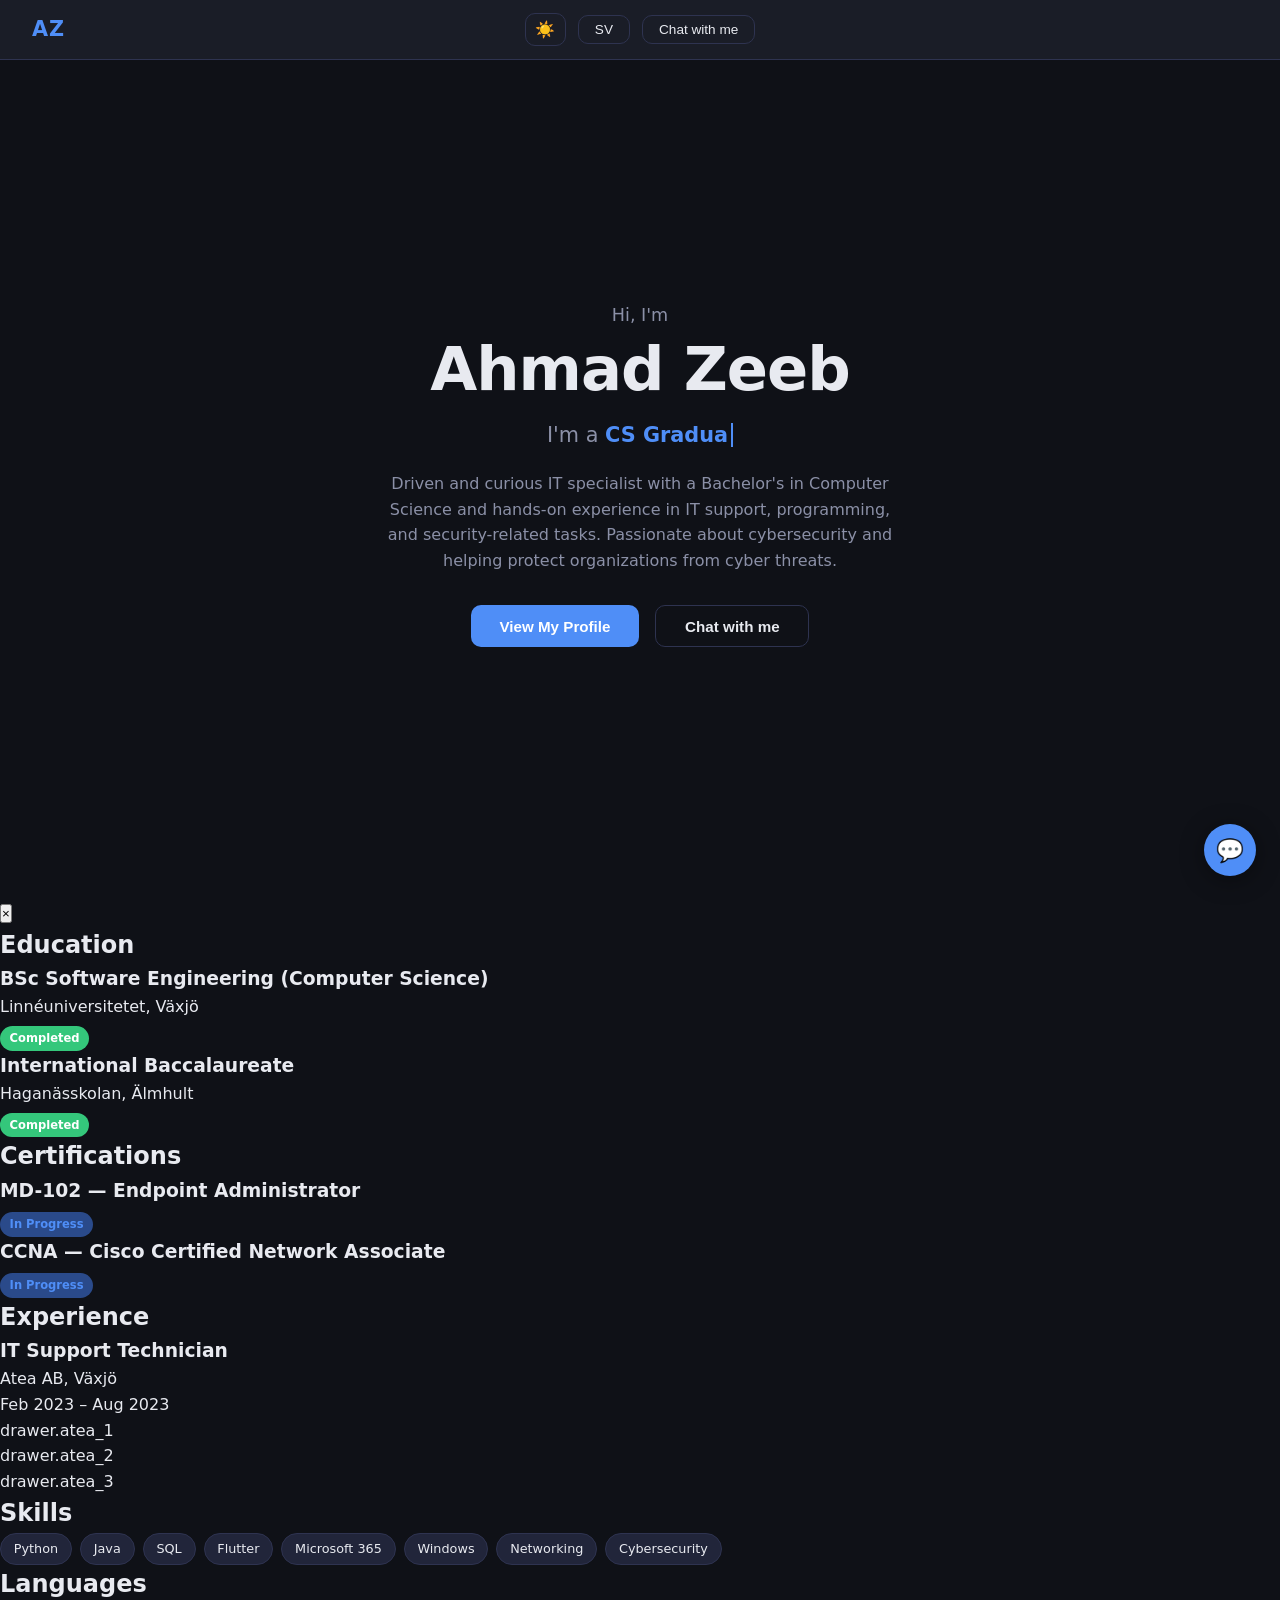
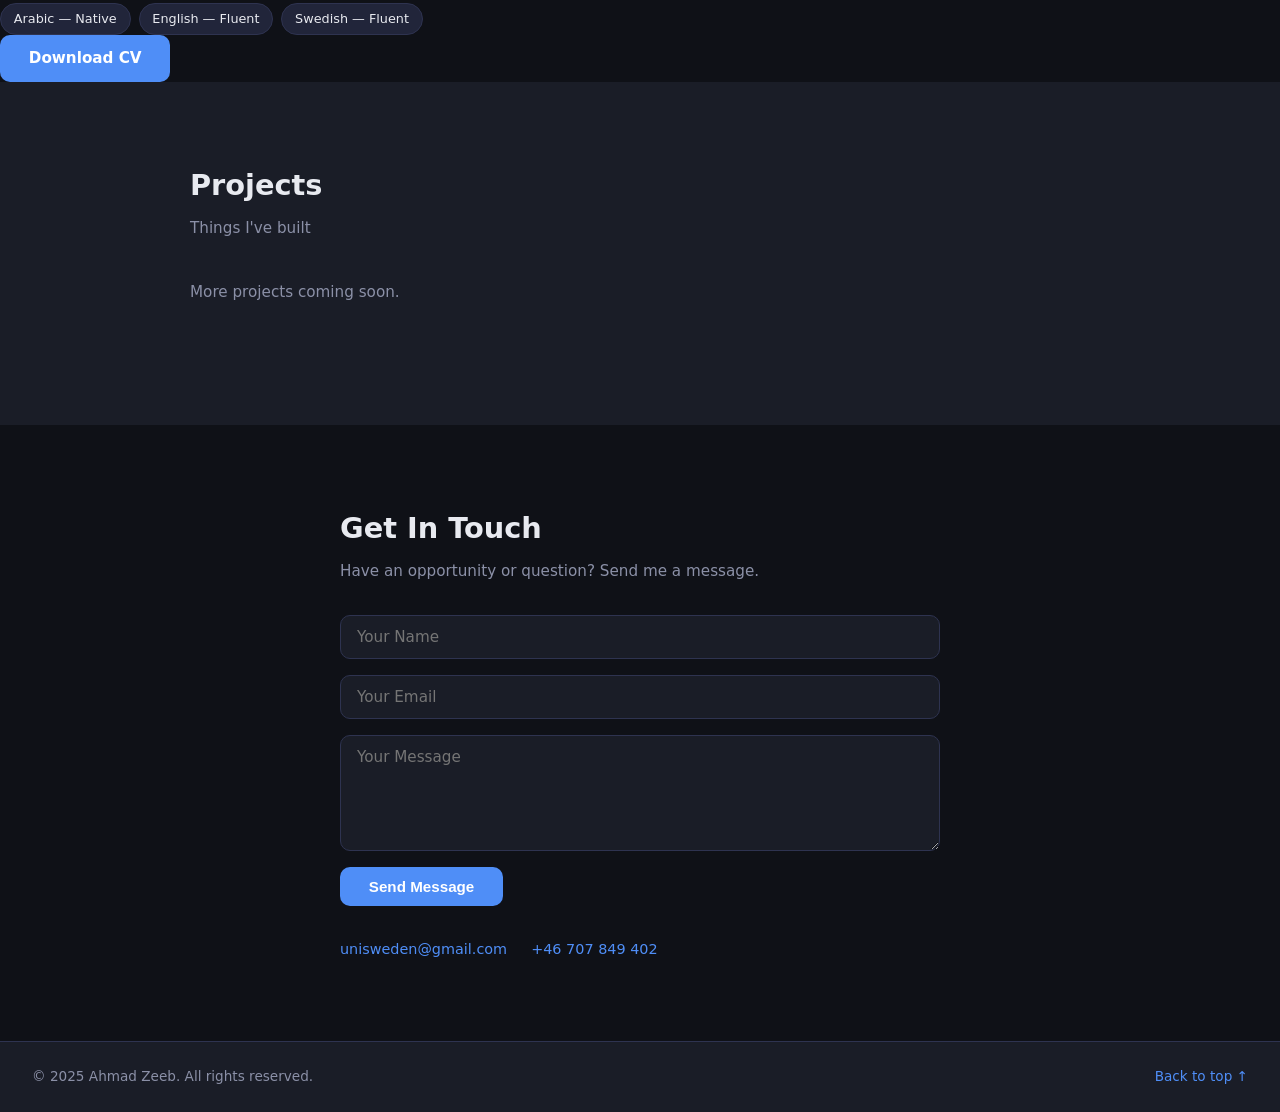
<file: index.html>
<!DOCTYPE html>
<html lang="en">
  <head>
    <meta charset="UTF-8" />
    <meta name="viewport" content="width=device-width, initial-scale=1.0" />
    <title>Ahmad Zeeb — Portfolio</title>

    <!-- CSS -->
    <link rel="stylesheet" href="css/main.css" />
    <link rel="stylesheet" href="css/animations.css" />
    <link rel="stylesheet" href="css/responsive.css" />
  </head>

  <body>

    <!-- ===== NAVBAR ===== -->
    <nav id="navbar">
      <div class="nav-logo">AZ</div>
      <div class="nav-actions">
        <button id="theme-toggle" aria-label="Toggle theme">☀️</button>
        <button id="lang-toggle" aria-label="Switch language">SV</button>
        <button id="chat-toggle" aria-label="Open chat" data-i18n="nav.chat">Chat with me</button>
      </div>
    </nav>

    <!-- ===== HERO ===== -->
    <section id="hero">
      <div class="hero-content">
        <p class="hero-greeting" data-i18n="hero.greeting">Hi, I'm</p>
        <h1 class="hero-name">Ahmad Zeeb</h1>
        <p class="hero-tagline">
          <span data-i18n="hero.tagline_prefix">I'm a</span>
          <span id="typed-text"></span>
        </p>
        <p class="hero-bio" data-i18n="hero.bio">
          IT specialist with a Bachelor's in Computer Science, passionate about
          cybersecurity and building reliable systems.
        </p>
        <div class="hero-buttons">
          <button class="btn-primary" id="open-drawer" data-i18n="hero.cta_profile">
            View My Profile
          </button>
          <button class="btn-secondary" id="open-chat" data-i18n="hero.cta_chat">
            Chat with me
          </button>
        </div>
      </div>
    </section>

    <!-- ===== SIDE DRAWER ===== -->
    <div id="drawer-overlay"></div>
    <aside id="side-drawer">
      <button id="close-drawer" aria-label="Close drawer">&times;</button>

      <div class="drawer-section">
        <h2 data-i18n="drawer.education">Education</h2>
        <div class="drawer-card">
          <h3>BSc Software Engineering (Computer Science)</h3>
          <p>Linnéuniversitetet, Växjö</p>
          <span class="tag" data-i18n="drawer.completed">Completed</span>
        </div>
        <div class="drawer-card">
          <h3>International Baccalaureate</h3>
          <p>Haganässkolan, Älmhult</p>
          <span class="tag" data-i18n="drawer.completed">Completed</span>
        </div>
      </div>

      <div class="drawer-section">
        <h2 data-i18n="drawer.certifications">Certifications</h2>
        <div class="drawer-card">
          <h3>MD-102 — Endpoint Administrator</h3>
          <span class="tag tag-progress" data-i18n="drawer.in_progress">In Progress</span>
        </div>
        <div class="drawer-card">
          <h3>CCNA — Cisco Certified Network Associate</h3>
          <span class="tag tag-progress" data-i18n="drawer.in_progress">In Progress</span>
        </div>
      </div>

      <div class="drawer-section">
        <h2 data-i18n="drawer.experience">Experience</h2>
        <div class="drawer-card">
          <h3>IT Support Technician</h3>
          <p>Atea AB, Växjö</p>
          <p class="date">Feb 2023 – Aug 2023</p>
          <ul>
            <li data-i18n="drawer.atea_1">Windows installations and factory resets</li>
            <li data-i18n="drawer.atea_2">IT equipment preparation and maintenance</li>
            <li data-i18n="drawer.atea_3">End-user support with high service quality</li>
          </ul>
        </div>
      </div>

      <div class="drawer-section">
        <h2 data-i18n="drawer.skills">Skills</h2>
        <div class="skills-grid">
          <span class="skill-tag">Python</span>
          <span class="skill-tag">Java</span>
          <span class="skill-tag">SQL</span>
          <span class="skill-tag">Flutter</span>
          <span class="skill-tag">Microsoft 365</span>
          <span class="skill-tag">Windows</span>
          <span class="skill-tag">Networking</span>
          <span class="skill-tag">Cybersecurity</span>
        </div>
      </div>

      <div class="drawer-section">
        <h2 data-i18n="drawer.languages">Languages</h2>
        <div class="skills-grid">
          <span class="skill-tag">Arabic — Native</span>
          <span class="skill-tag">English — Fluent</span>
          <span class="skill-tag">Swedish — Fluent</span>
        </div>
      </div>

      <div class="drawer-footer">
        <a href="assets/cv-ahmad-zeeb.pdf" download class="btn-primary" data-i18n="drawer.download_cv">
          Download CV
        </a>
      </div>
    </aside>

    <!-- ===== CHATBOT ===== -->
    <div id="chatbot-widget">
      <div id="chat-window">
        <div id="chat-header">
          <span data-i18n="chat.title">Ask me about Ahmad</span>
          <button id="close-chat" aria-label="Close chat">&times;</button>
        </div>
        <div id="chat-messages"></div>
        <div id="chat-input-area">
          <input
            type="text"
            id="chat-input"
            placeholder="Ask something..."
            data-i18n-placeholder="chat.placeholder"
          />
          <button id="chat-send" aria-label="Send">&#9658;</button>
        </div>
      </div>
      <button id="chat-fab" aria-label="Toggle chat">💬</button>
    </div>

    <!-- ===== PROJECTS ===== -->
    <section id="projects">
      <div class="section-container">
        <h2 class="section-title" data-i18n="projects.title">Projects</h2>
        <p class="section-subtitle" data-i18n="projects.subtitle">Things I've built</p>
        <div class="projects-grid">
          <!-- Project cards will be added here -->
          <p class="section-subtitle" data-i18n="projects.coming_soon">More projects coming soon.</p>
        </div>
      </div>
    </section>

    <!-- ===== CONTACT ===== -->
    <section id="contact">
      <div class="section-container">
        <h2 data-i18n="contact.title">Get In Touch</h2>
        <p data-i18n="contact.subtitle">
          Have an opportunity or question? Send me a message.
        </p>
        <form id="contact-form">
          <input type="text" name="name" required
            placeholder="Your Name"
            data-i18n-placeholder="contact.name" />
          <input type="email" name="email" required
            placeholder="Your Email"
            data-i18n-placeholder="contact.email" />
          <textarea name="message" rows="5" required
            placeholder="Your Message"
            data-i18n-placeholder="contact.message"></textarea>
          <button type="submit" class="btn-primary" data-i18n="contact.send">
            Send Message
          </button>
        </form>
        <div class="contact-links">
          <a href="mailto:unisweden@gmail.com">unisweden@gmail.com</a>
          <a href="tel:+46707849402">+46 707 849 402</a>
        </div>
      </div>
    </section>

    <!-- ===== FOOTER ===== -->
    <footer id="footer">
      <p data-i18n="footer.copy">&copy; 2025 Ahmad Zeeb. All rights reserved.</p>
      <a href="#hero" id="back-to-top" data-i18n="footer.back_top">Back to top ↑</a>
    </footer>

    <!-- JS -->
    <script src="data/translations.js"></script>
    <script src="js/i18n.js"></script>
    <script src="js/chatbot.js"></script>
    <script src="js/contact.js"></script>
    <script src="js/main.js"></script>
  </body>
</html>
</file>
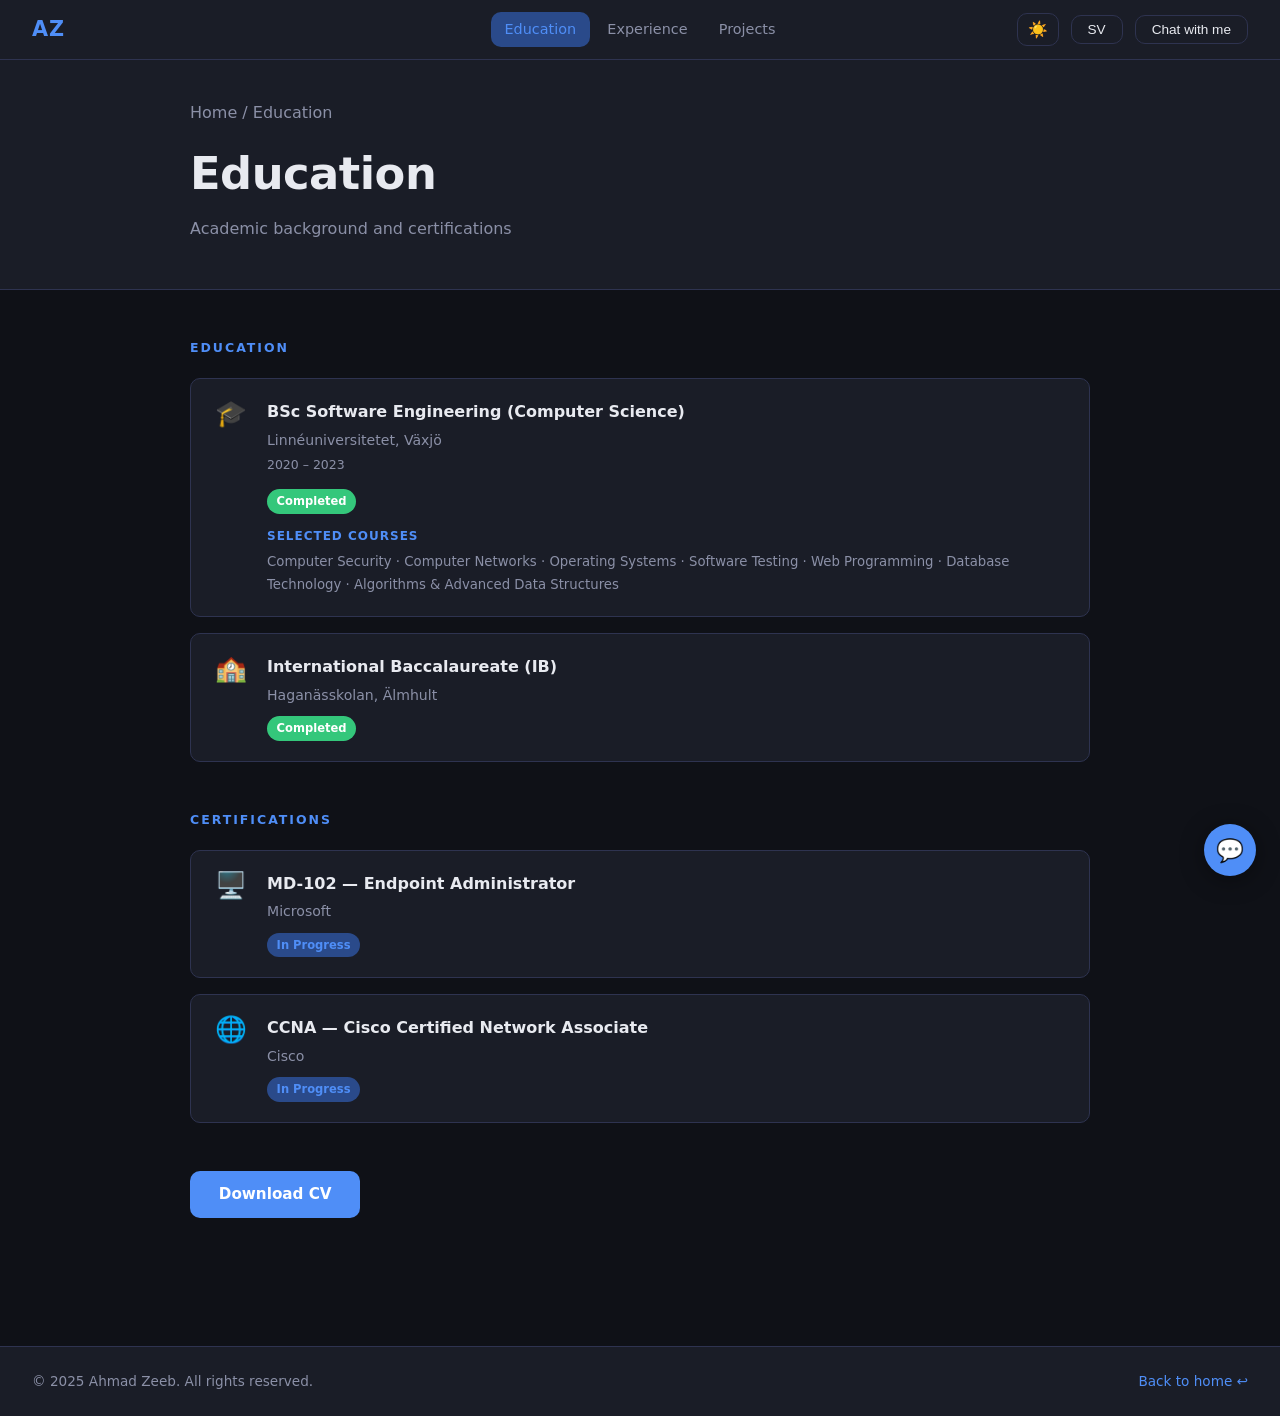
<file: education.html>
<!DOCTYPE html>
<html lang="en">
  <head>
    <meta charset="UTF-8" />
    <meta name="viewport" content="width=device-width, initial-scale=1.0" />
    <title>Education — Ahmad Zeeb</title>
    <link rel="stylesheet" href="css/main.css" />
    <link rel="stylesheet" href="css/animations.css" />
    <link rel="stylesheet" href="css/responsive.css" />
  </head>

  <body>

    <!-- ===== NAVBAR ===== -->
    <nav id="navbar">
      <a class="nav-logo" href="index.html">AZ</a>
      <div class="nav-links">
        <a href="education.html"  class="nav-active" data-i18n="nav.education">Education</a>
        <a href="experience.html" data-i18n="nav.experience">Experience</a>
        <a href="projects.html"   data-i18n="nav.projects">Projects</a>
      </div>
      <div class="nav-actions">
        <button id="theme-toggle" aria-label="Toggle theme">☀️</button>
        <button id="lang-toggle"  aria-label="Switch language">SV</button>
        <button id="chat-toggle"  aria-label="Open chat" data-i18n="nav.chat">Chat with me</button>
      </div>
    </nav>

    <!-- ===== PAGE HEADER ===== -->
    <section class="page-header">
      <div class="page-header-content">
        <p class="page-breadcrumb"><a href="index.html">Home</a> / <span data-i18n="nav.education">Education</span></p>
        <h1 data-i18n="nav.education">Education</h1>
        <p data-i18n="edu.subtitle">Academic background and certifications</p>
      </div>
    </section>

    <!-- ===== CONTENT ===== -->
    <main class="page-main">
      <div class="section-container">

        <!-- Degrees -->
        <section class="content-section reveal">
          <h2 class="content-section-title" data-i18n="drawer.education">Education</h2>

          <div class="info-card">
            <div class="info-card-icon">🎓</div>
            <div class="info-card-body">
              <h3>BSc Software Engineering (Computer Science)</h3>
              <p class="info-card-place">Linnéuniversitetet, Växjö</p>
              <p class="info-card-date">2020 – 2023</p>
              <span class="tag" data-i18n="drawer.completed">Completed</span>
              <p class="info-card-courses-label" data-i18n="edu.courses_label">Selected courses</p>
              <p class="info-card-courses" data-i18n="edu.courses">Computer Security · Computer Networks · Operating Systems · Software Testing · Web Programming · Database Technology · Algorithms & Advanced Data Structures</p>
            </div>
          </div>

          <div class="info-card reveal">
            <div class="info-card-icon">🏫</div>
            <div class="info-card-body">
              <h3>International Baccalaureate (IB)</h3>
              <p class="info-card-place">Haganässkolan, Älmhult</p>
              <span class="tag" data-i18n="drawer.completed">Completed</span>
            </div>
          </div>
        </section>

        <!-- Certifications -->
        <section class="content-section reveal">
          <h2 class="content-section-title" data-i18n="drawer.certifications">Certifications</h2>

          <div class="info-card">
            <div class="info-card-icon">🖥️</div>
            <div class="info-card-body">
              <h3>MD-102 — Endpoint Administrator</h3>
              <p class="info-card-place">Microsoft</p>
              <span class="tag tag-progress" data-i18n="drawer.in_progress">In Progress</span>
            </div>
          </div>

          <div class="info-card reveal">
            <div class="info-card-icon">🌐</div>
            <div class="info-card-body">
              <h3>CCNA — Cisco Certified Network Associate</h3>
              <p class="info-card-place">Cisco</p>
              <span class="tag tag-progress" data-i18n="drawer.in_progress">In Progress</span>
            </div>
          </div>
        </section>

        <!-- CV download -->
        <section class="content-section reveal">
          <a href="assets/cv-ahmad-zeeb.pdf" download class="btn-primary" data-i18n="drawer.download_cv">Download CV</a>
        </section>

      </div>
    </main>

    <!-- ===== FOOTER ===== -->
    <footer id="footer">
      <p data-i18n="footer.copy">&copy; 2025 Ahmad Zeeb. All rights reserved.</p>
      <a href="index.html" id="back-to-top" data-i18n="footer.back_home">Back to home ↩</a>
    </footer>

    <!-- ===== CHATBOT ===== -->
    <div id="chatbot-widget">
      <div id="chat-window">
        <div id="chat-header">
          <span data-i18n="chat.title">Ask me about Ahmad</span>
          <button id="close-chat" aria-label="Close chat">&times;</button>
        </div>
        <div id="chat-messages"></div>
        <div id="chat-input-area">
          <input type="text" id="chat-input" placeholder="Ask something..." data-i18n-placeholder="chat.placeholder" />
          <button id="chat-send" aria-label="Send">&#9658;</button>
        </div>
      </div>
      <button id="chat-fab" aria-label="Toggle chat">💬</button>
    </div>

    <!-- JS -->
    <script src="data/translations.js"></script>
    <script src="js/i18n.js"></script>
    <script src="js/chatbot.js"></script>
    <script src="js/main.js"></script>
  </body>
</html>
</file>
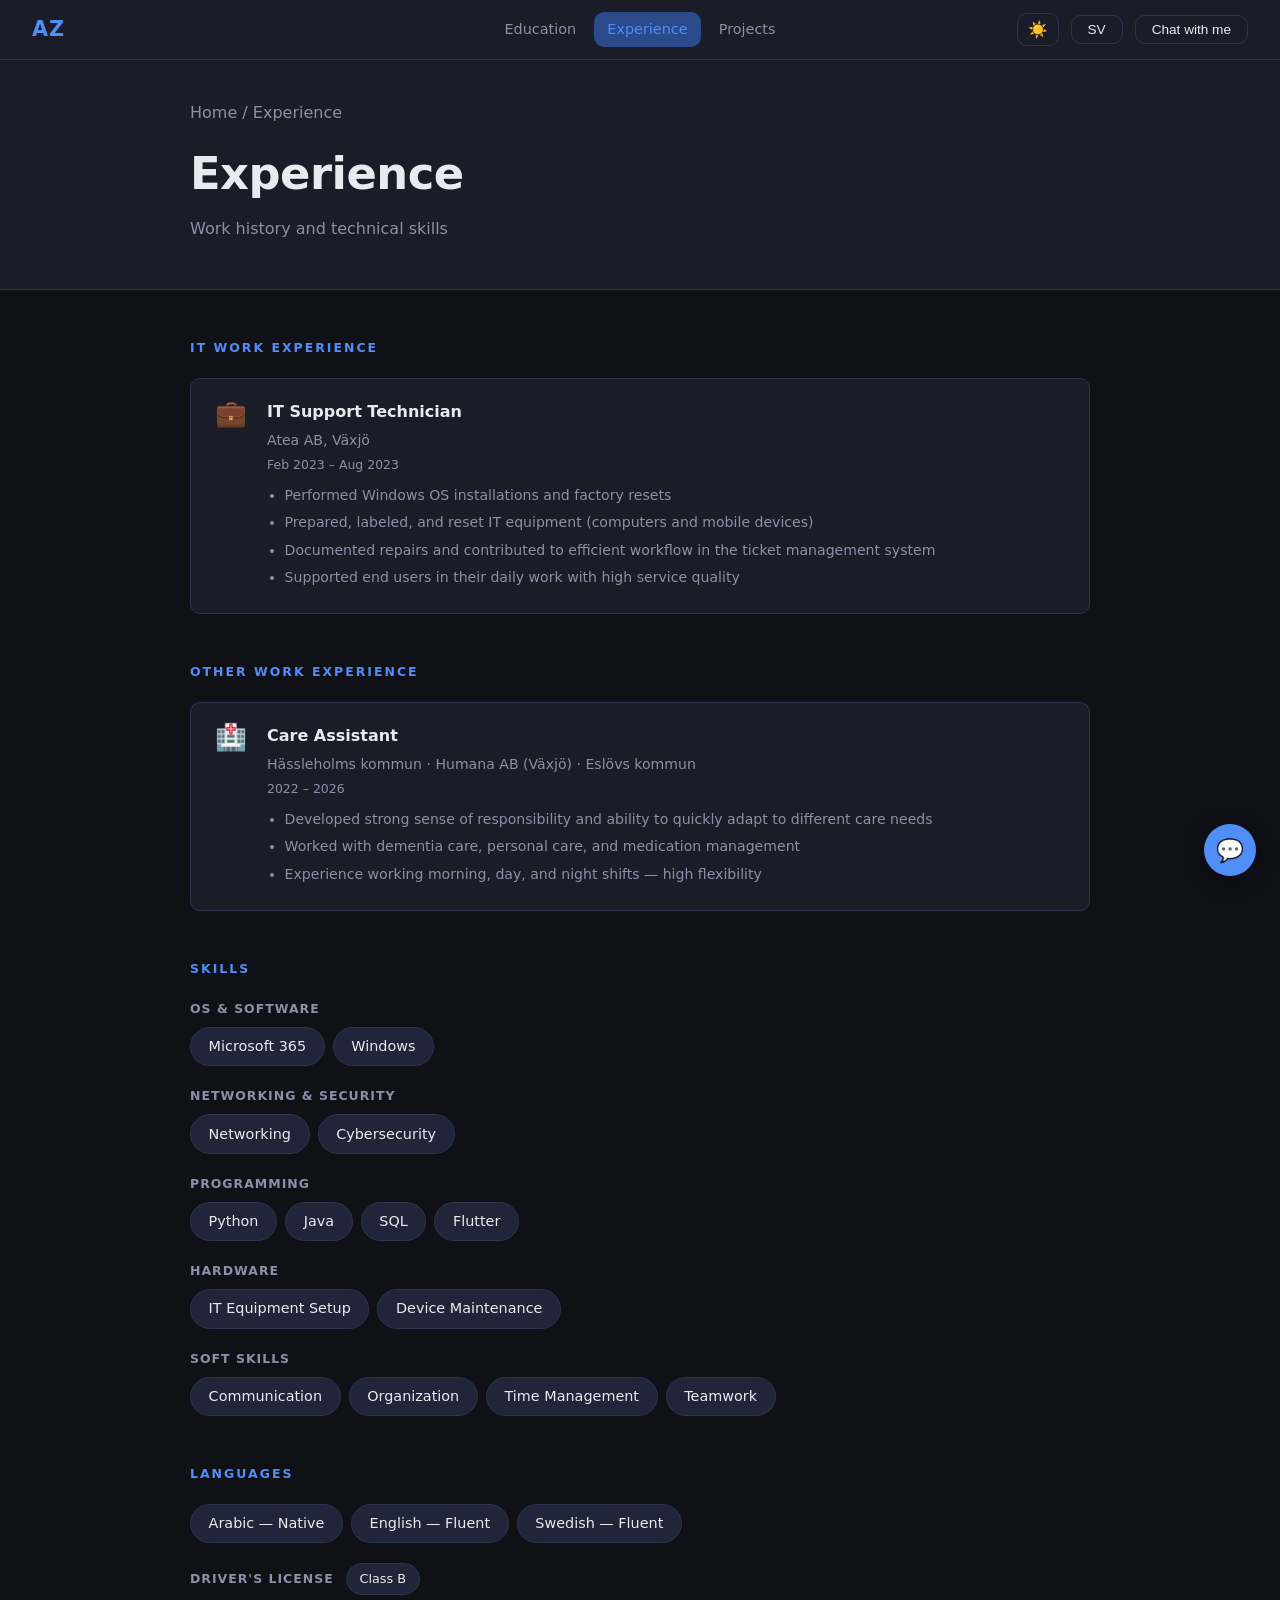
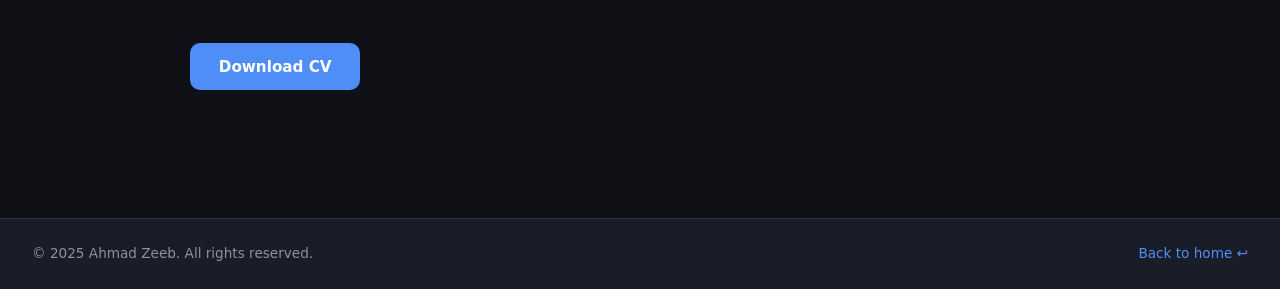
<file: experience.html>
<!DOCTYPE html>
<html lang="en">
  <head>
    <meta charset="UTF-8" />
    <meta name="viewport" content="width=device-width, initial-scale=1.0" />
    <title>Experience — Ahmad Zeeb</title>
    <link rel="stylesheet" href="css/main.css" />
    <link rel="stylesheet" href="css/animations.css" />
    <link rel="stylesheet" href="css/responsive.css" />
  </head>

  <body>

    <!-- ===== NAVBAR ===== -->
    <nav id="navbar">
      <a class="nav-logo" href="index.html">AZ</a>
      <div class="nav-links">
        <a href="education.html"  data-i18n="nav.education">Education</a>
        <a href="experience.html" class="nav-active" data-i18n="nav.experience">Experience</a>
        <a href="projects.html"   data-i18n="nav.projects">Projects</a>
      </div>
      <div class="nav-actions">
        <button id="theme-toggle" aria-label="Toggle theme">☀️</button>
        <button id="lang-toggle"  aria-label="Switch language">SV</button>
        <button id="chat-toggle"  aria-label="Open chat" data-i18n="nav.chat">Chat with me</button>
      </div>
    </nav>

    <!-- ===== PAGE HEADER ===== -->
    <section class="page-header">
      <div class="page-header-content">
        <p class="page-breadcrumb"><a href="index.html">Home</a> / <span data-i18n="nav.experience">Experience</span></p>
        <h1 data-i18n="nav.experience">Experience</h1>
        <p data-i18n="exp.subtitle">Work history and technical skills</p>
      </div>
    </section>

    <!-- ===== CONTENT ===== -->
    <main class="page-main">
      <div class="section-container">

        <!-- IT Experience -->
        <section class="content-section reveal">
          <h2 class="content-section-title" data-i18n="exp.it_title">IT Work Experience</h2>

          <div class="info-card">
            <div class="info-card-icon">💼</div>
            <div class="info-card-body">
              <h3 data-i18n="atea.title">IT Support Technician</h3>
              <p class="info-card-place" data-i18n="atea.place">Atea AB, Växjö</p>
              <p class="info-card-date" data-i18n="atea.date">Feb 2023 – Aug 2023</p>
              <ul class="info-card-list">
                <li data-i18n="atea.1">Performed Windows OS installations and factory resets</li>
                <li data-i18n="atea.2">Prepared, labeled, and reset IT equipment (computers and mobile devices)</li>
                <li data-i18n="atea.3">Documented repairs and contributed to efficient workflow in the ticket management system</li>
                <li data-i18n="atea.4">Supported end users in their daily work with high service quality</li>
              </ul>
            </div>
          </div>
        </section>

        <!-- Other Experience -->
        <section class="content-section reveal">
          <h2 class="content-section-title" data-i18n="exp.other_title">Other Work Experience</h2>

          <div class="info-card">
            <div class="info-card-icon">🏥</div>
            <div class="info-card-body">
              <h3 data-i18n="care.title">Care Assistant</h3>
              <p class="info-card-place" data-i18n="care.place">Hässleholms kommun · Humana AB (Växjö) · Eslövs kommun</p>
              <p class="info-card-date" data-i18n="care.date">2022 – 2026</p>
              <ul class="info-card-list">
                <li data-i18n="care.1">Developed strong sense of responsibility and ability to quickly adapt to different care needs</li>
                <li data-i18n="care.2">Worked with dementia care, personal care, and medication management</li>
                <li data-i18n="care.3">Experience working morning, day, and night shifts — high flexibility</li>
              </ul>
            </div>
          </div>
        </section>

        <!-- Skills -->
        <section class="content-section reveal">
          <h2 class="content-section-title" data-i18n="drawer.skills">Skills</h2>

          <div class="skill-category">
            <p class="skill-category-label" data-i18n="exp.skills_os">OS & Software</p>
            <div class="skills-grid large">
              <span class="skill-tag">Microsoft 365</span>
              <span class="skill-tag">Windows</span>
            </div>
          </div>

          <div class="skill-category">
            <p class="skill-category-label" data-i18n="exp.skills_net">Networking & Security</p>
            <div class="skills-grid large">
              <span class="skill-tag">Networking</span>
              <span class="skill-tag">Cybersecurity</span>
            </div>
          </div>

          <div class="skill-category">
            <p class="skill-category-label" data-i18n="exp.skills_prog">Programming</p>
            <div class="skills-grid large">
              <span class="skill-tag">Python</span>
              <span class="skill-tag">Java</span>
              <span class="skill-tag">SQL</span>
              <span class="skill-tag">Flutter</span>
            </div>
          </div>

          <div class="skill-category">
            <p class="skill-category-label" data-i18n="exp.skills_hw">Hardware</p>
            <div class="skills-grid large">
              <span class="skill-tag">IT Equipment Setup</span>
              <span class="skill-tag">Device Maintenance</span>
            </div>
          </div>

          <div class="skill-category">
            <p class="skill-category-label" data-i18n="exp.skills_soft">Soft Skills</p>
            <div class="skills-grid large">
              <span class="skill-tag">Communication</span>
              <span class="skill-tag">Organization</span>
              <span class="skill-tag">Time Management</span>
              <span class="skill-tag">Teamwork</span>
            </div>
          </div>
        </section>

        <!-- Languages & License -->
        <section class="content-section reveal">
          <h2 class="content-section-title" data-i18n="drawer.languages">Languages</h2>
          <div class="skills-grid large">
            <span class="skill-tag">Arabic — Native</span>
            <span class="skill-tag">English — Fluent</span>
            <span class="skill-tag">Swedish — Fluent</span>
          </div>

          <div class="license-row">
            <span class="license-label" data-i18n="exp.license">Driver's License</span>
            <span class="skill-tag" data-i18n="exp.license_b">Class B</span>
          </div>
        </section>

        <!-- CV -->
        <section class="content-section reveal">
          <a href="assets/cv-ahmad-zeeb.pdf" download class="btn-primary" data-i18n="drawer.download_cv">Download CV</a>
        </section>

      </div>
    </main>

    <!-- ===== FOOTER ===== -->
    <footer id="footer">
      <p data-i18n="footer.copy">&copy; 2025 Ahmad Zeeb. All rights reserved.</p>
      <a href="index.html" id="back-to-top" data-i18n="footer.back_home">Back to home ↩</a>
    </footer>

    <!-- ===== CHATBOT ===== -->
    <div id="chatbot-widget">
      <div id="chat-window">
        <div id="chat-header">
          <span data-i18n="chat.title">Ask me about Ahmad</span>
          <button id="close-chat" aria-label="Close chat">&times;</button>
        </div>
        <div id="chat-messages"></div>
        <div id="chat-input-area">
          <input type="text" id="chat-input" placeholder="Ask something..." data-i18n-placeholder="chat.placeholder" />
          <button id="chat-send" aria-label="Send">&#9658;</button>
        </div>
      </div>
      <button id="chat-fab" aria-label="Toggle chat">💬</button>
    </div>

    <!-- JS -->
    <script src="data/translations.js"></script>
    <script src="js/i18n.js"></script>
    <script src="js/chatbot.js"></script>
    <script src="js/main.js"></script>
  </body>
</html>
</file>
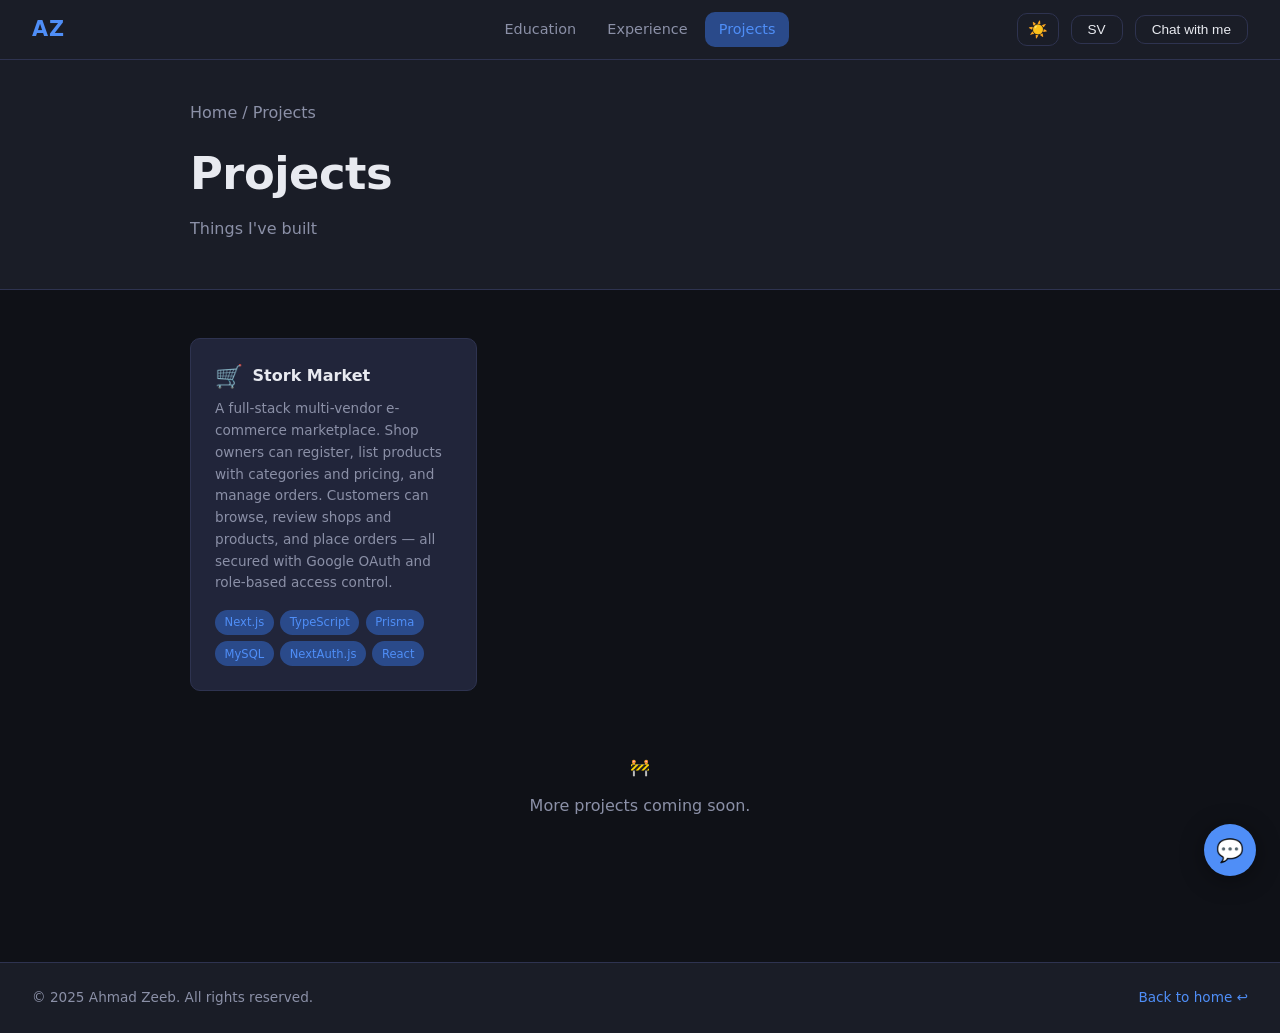
<file: projects.html>
<!DOCTYPE html>
<html lang="en">
  <head>
    <meta charset="UTF-8" />
    <meta name="viewport" content="width=device-width, initial-scale=1.0" />
    <title>Projects — Ahmad Zeeb</title>
    <link rel="stylesheet" href="css/main.css" />
    <link rel="stylesheet" href="css/animations.css" />
    <link rel="stylesheet" href="css/responsive.css" />
  </head>

  <body>

    <!-- ===== NAVBAR ===== -->
    <nav id="navbar">
      <a class="nav-logo" href="index.html">AZ</a>
      <div class="nav-links">
        <a href="education.html"  data-i18n="nav.education">Education</a>
        <a href="experience.html" data-i18n="nav.experience">Experience</a>
        <a href="projects.html"   class="nav-active" data-i18n="nav.projects">Projects</a>
      </div>
      <div class="nav-actions">
        <button id="theme-toggle" aria-label="Toggle theme">☀️</button>
        <button id="lang-toggle"  aria-label="Switch language">SV</button>
        <button id="chat-toggle"  aria-label="Open chat" data-i18n="nav.chat">Chat with me</button>
      </div>
    </nav>

    <!-- ===== PAGE HEADER ===== -->
    <section class="page-header">
      <div class="page-header-content">
        <p class="page-breadcrumb"><a href="index.html">Home</a> / <span data-i18n="nav.projects">Projects</span></p>
        <h1 data-i18n="nav.projects">Projects</h1>
        <p data-i18n="projects.subtitle">Things I've built</p>
      </div>
    </section>

    <!-- ===== CONTENT ===== -->
    <main class="page-main">
      <div class="section-container">

        <div class="projects-grid">

          <!-- Stork Market -->
          <div class="project-card reveal">
            <div class="project-card-header">
              <span class="project-icon">🛒</span>
              <h3 data-i18n="proj.stork.title">Stork Market</h3>
            </div>
            <p data-i18n="proj.stork.desc">A full-stack multi-vendor e-commerce marketplace. Shop owners can register, list products with categories and pricing, and manage orders. Customers can browse, review shops and products, and place orders — all secured with Google OAuth and role-based access control.</p>
            <div class="project-tags">
              <span class="project-tag">Next.js</span>
              <span class="project-tag">TypeScript</span>
              <span class="project-tag">Prisma</span>
              <span class="project-tag">MySQL</span>
              <span class="project-tag">NextAuth.js</span>
              <span class="project-tag">React</span>
            </div>
          </div>

        </div>

        <div class="empty-state reveal">
          <p class="empty-icon">🚧</p>
          <p data-i18n="projects.coming_soon">More projects coming soon.</p>
        </div>

      </div>
    </main>

    <!-- ===== FOOTER ===== -->
    <footer id="footer">
      <p data-i18n="footer.copy">&copy; 2025 Ahmad Zeeb. All rights reserved.</p>
      <a href="index.html" id="back-to-top" data-i18n="footer.back_home">Back to home ↩</a>
    </footer>

    <!-- ===== CHATBOT ===== -->
    <div id="chatbot-widget">
      <div id="chat-window">
        <div id="chat-header">
          <span data-i18n="chat.title">Ask me about Ahmad</span>
          <button id="close-chat" aria-label="Close chat">&times;</button>
        </div>
        <div id="chat-messages"></div>
        <div id="chat-input-area">
          <input type="text" id="chat-input" placeholder="Ask something..." data-i18n-placeholder="chat.placeholder" />
          <button id="chat-send" aria-label="Send">&#9658;</button>
        </div>
      </div>
      <button id="chat-fab" aria-label="Toggle chat">💬</button>
    </div>

    <!-- JS -->
    <script src="data/translations.js"></script>
    <script src="js/i18n.js"></script>
    <script src="js/chatbot.js"></script>
    <script src="js/main.js"></script>
  </body>
</html>
</file>
<file: css/main.css>
/* ===== CSS VARIABLES — THEMES ===== */
:root {
  --bg:          #0f1117;
  --bg-surface:  #1a1d27;
  --bg-card:     #21253a;
  --border:      #2e3350;
  --text:        #e8eaf0;
  --text-muted:  #8b90a7;
  --accent:      #4f8ef7;
  --accent-dim:  #2a4a8a;
  --success:     #34c77b;
  --radius:      10px;
  --shadow:      0 4px 24px rgba(0,0,0,0.4);
  --transition:  0.25s ease;
}

[data-theme="light"] {
  --bg:          #f4f6fb;
  --bg-surface:  #ffffff;
  --bg-card:     #edf0f8;
  --border:      #d0d5e8;
  --text:        #111827;
  --text-muted:  #6b7280;
  --accent:      #2563eb;
  --accent-dim:  #dbeafe;
  --success:     #16a34a;
  --shadow:      0 4px 24px rgba(0,0,0,0.1);
}

/* ===== RESET ===== */
*, *::before, *::after { box-sizing: border-box; margin: 0; padding: 0; }

html { scroll-behavior: smooth; }

body {
  font-family: 'Segoe UI', system-ui, -apple-system, sans-serif;
  background: var(--bg);
  color: var(--text);
  line-height: 1.6;
  transition: background var(--transition), color var(--transition);
}

a { color: var(--accent); text-decoration: none; }
a:hover { text-decoration: underline; }

ul { list-style: none; }

/* ===== NAVBAR ===== */
#navbar {
  position: fixed;
  top: 0; left: 0; right: 0;
  z-index: 100;
  display: grid;
  grid-template-columns: 1fr auto 1fr;
  align-items: center;
  padding: 0 2rem;
  height: 60px;
  background: var(--bg-surface);
  border-bottom: 1px solid var(--border);
  backdrop-filter: blur(8px);
}

.nav-logo {
  font-size: 1.3rem;
  font-weight: 700;
  color: var(--accent);
  letter-spacing: 1px;
  text-decoration: none;
  justify-self: start;
}

.nav-links {
  display: flex;
  gap: 0.25rem;
  align-items: center;
  justify-self: center;
}

.nav-links a {
  color: var(--text-muted);
  text-decoration: none;
  font-size: 0.9rem;
  font-weight: 500;
  padding: 0.35rem 0.85rem;
  border-radius: var(--radius);
  transition: color var(--transition), background var(--transition);
}

.nav-links a:hover { color: var(--text); background: var(--bg-card); }

.nav-links a.nav-active {
  color: var(--accent);
  background: var(--accent-dim);
}

.nav-actions {
  display: flex;
  gap: 0.75rem;
  align-items: center;
  justify-self: end;
}

.nav-actions button {
  background: transparent;
  border: 1px solid var(--border);
  color: var(--text);
  padding: 0.4rem 1rem;
  border-radius: var(--radius);
  cursor: pointer;
  font-size: 0.85rem;
  transition: background var(--transition), color var(--transition), border-color var(--transition);
}

.nav-actions button:hover {
  background: var(--accent);
  border-color: var(--accent);
  color: #fff;
}

#theme-toggle {
  font-size: 1rem;
  padding: 0.4rem 0.6rem;
}

/* ===== HERO ===== */
#hero {
  min-height: 100vh;
  display: flex;
  align-items: center;
  justify-content: center;
  text-align: center;
  padding: 80px 1.5rem 2rem;
  background: var(--bg);
}

.hero-content {
  max-width: 680px;
}

.hero-greeting {
  font-size: 1.1rem;
  color: var(--text-muted);
  margin-bottom: 0.4rem;
}

.hero-name {
  font-size: clamp(2.2rem, 6vw, 3.8rem);
  font-weight: 800;
  color: var(--text);
  letter-spacing: -1px;
  line-height: 1.1;
  margin-bottom: 1rem;
}

.hero-tagline {
  font-size: 1.3rem;
  color: var(--text-muted);
  margin-bottom: 1.2rem;
  min-height: 2rem;
}

#typed-text {
  color: var(--accent);
  font-weight: 600;
  border-right: 2px solid var(--accent);
  padding-right: 3px;
}

.hero-bio {
  font-size: 1rem;
  color: var(--text-muted);
  max-width: 520px;
  margin: 0 auto 2rem;
}

.hero-buttons {
  display: flex;
  gap: 1rem;
  justify-content: center;
  flex-wrap: wrap;
}

/* ===== BUTTONS ===== */
.btn-primary {
  display: inline-block;
  background: var(--accent);
  color: #fff;
  border: none;
  padding: 0.7rem 1.8rem;
  border-radius: var(--radius);
  font-size: 0.95rem;
  font-weight: 600;
  cursor: pointer;
  text-decoration: none;
  text-align: center;
  transition: opacity var(--transition), transform var(--transition);
}

.btn-primary:hover { opacity: 0.88; transform: translateY(-1px); text-decoration: none; color: #fff; }

.btn-secondary {
  display: inline-block;
  background: transparent;
  color: var(--text);
  border: 1px solid var(--border);
  padding: 0.7rem 1.8rem;
  border-radius: var(--radius);
  font-size: 0.95rem;
  font-weight: 600;
  cursor: pointer;
  text-decoration: none;
  text-align: center;
  transition: background var(--transition), border-color var(--transition);
}

.btn-secondary:hover {
  background: var(--bg-card);
  border-color: var(--accent);
  text-decoration: none;
  color: var(--text);
}

/* ===== TAGS & SKILLS ===== */
.tag {
  display: inline-block;
  font-size: 0.72rem;
  padding: 0.2rem 0.6rem;
  border-radius: 20px;
  background: var(--success);
  color: #fff;
  margin-top: 0.4rem;
  font-weight: 600;
}

.tag-progress {
  background: var(--accent-dim);
  color: var(--accent);
}

.skills-grid {
  display: flex;
  flex-wrap: wrap;
  gap: 0.5rem;
}

.skills-grid.large .skill-tag {
  font-size: 0.9rem;
  padding: 0.45rem 1.1rem;
}

.skill-tag {
  background: var(--bg-card);
  border: 1px solid var(--border);
  color: var(--text);
  padding: 0.3rem 0.8rem;
  border-radius: 20px;
  font-size: 0.8rem;
}

/* ===== PAGE HEADER ===== */
.page-header {
  padding: 100px 1.5rem 3rem;
  background: var(--bg-surface);
  border-bottom: 1px solid var(--border);
}

.page-header-content { max-width: 900px; margin: 0 auto; }

.page-breadcrumb {
  font-size: 0.82rem;
  color: var(--text-muted);
  margin-bottom: 0.75rem;
}

.page-breadcrumb a { color: var(--text-muted); }
.page-breadcrumb a:hover { color: var(--accent); text-decoration: none; }

.page-header h1 {
  font-size: clamp(1.8rem, 5vw, 2.8rem);
  font-weight: 800;
  letter-spacing: -0.5px;
  margin-bottom: 0.4rem;
}

.page-header p { color: var(--text-muted); font-size: 1rem; }

/* ===== PAGE MAIN ===== */
.page-main {
  padding: 3rem 1.5rem 5rem;
  background: var(--bg);
}

.content-section { margin-bottom: 3rem; }

.content-section-title {
  font-size: 0.78rem;
  text-transform: uppercase;
  letter-spacing: 2px;
  color: var(--accent);
  margin-bottom: 1.25rem;
  font-weight: 600;
}

/* ===== INFO CARDS ===== */
.info-card {
  display: flex;
  gap: 1.25rem;
  align-items: flex-start;
  background: var(--bg-surface);
  border: 1px solid var(--border);
  border-radius: var(--radius);
  padding: 1.25rem 1.5rem;
  margin-bottom: 1rem;
  transition: box-shadow var(--transition), transform var(--transition);
}

.info-card:hover {
  box-shadow: var(--shadow);
  transform: translateY(-2px);
}

.info-card-icon {
  font-size: 1.6rem;
  line-height: 1;
  flex-shrink: 0;
  margin-top: 2px;
}

.info-card-body { flex: 1; }
.info-card-body h3 { font-size: 1rem; margin-bottom: 0.25rem; }

.info-card-place {
  font-size: 0.88rem;
  color: var(--text-muted);
  margin-bottom: 0.2rem;
}

.info-card-date {
  font-size: 0.78rem;
  color: var(--text-muted);
  margin-bottom: 0.5rem;
}

.info-card-list {
  list-style: disc;
  padding-left: 1.1rem;
  margin-top: 0.6rem;
}

.info-card-list li {
  font-size: 0.88rem;
  color: var(--text-muted);
  margin-bottom: 0.3rem;
}

/* ===== COURSES ===== */
.info-card-courses-label {
  font-size: 0.75rem;
  text-transform: uppercase;
  letter-spacing: 1px;
  color: var(--accent);
  margin-top: 0.85rem;
  margin-bottom: 0.3rem;
  font-weight: 600;
}

.info-card-courses {
  font-size: 0.83rem;
  color: var(--text-muted);
  line-height: 1.7;
}

/* ===== SKILL CATEGORIES ===== */
.skill-category {
  margin-bottom: 1.25rem;
}

.skill-category-label {
  font-size: 0.78rem;
  font-weight: 600;
  color: var(--text-muted);
  text-transform: uppercase;
  letter-spacing: 1px;
  margin-bottom: 0.5rem;
}

/* ===== LICENSE ROW ===== */
.license-row {
  display: flex;
  align-items: center;
  gap: 0.75rem;
  margin-top: 1.25rem;
}

.license-label {
  font-size: 0.78rem;
  font-weight: 600;
  color: var(--text-muted);
  text-transform: uppercase;
  letter-spacing: 1px;
}

/* ===== EMPTY STATE ===== */
.empty-state {
  text-align: center;
  padding: 4rem 1rem;
  color: var(--text-muted);
}

.empty-icon { font-size: 2.5rem; margin-bottom: 0.75rem; }
.empty-state p { font-size: 1rem; }

/* ===== PROJECTS ===== */
#projects {
  padding: 5rem 1.5rem;
  background: var(--bg-surface);
}

.section-container {
  max-width: 900px;
  margin: 0 auto;
}

.section-title {
  font-size: 1.8rem;
  font-weight: 700;
  margin-bottom: 0.5rem;
}

.section-subtitle {
  color: var(--text-muted);
  margin-bottom: 2.5rem;
  font-size: 0.95rem;
}

.projects-grid {
  display: grid;
  grid-template-columns: repeat(auto-fill, minmax(260px, 1fr));
  gap: 1.25rem;
}

.project-card {
  background: var(--bg-card);
  border: 1px solid var(--border);
  border-radius: var(--radius);
  padding: 1.5rem;
  transition: transform var(--transition), box-shadow var(--transition);
}

.project-card:hover {
  transform: translateY(-3px);
  box-shadow: var(--shadow);
}

.project-card-header {
  display: flex;
  align-items: center;
  gap: 0.6rem;
  margin-bottom: 0.6rem;
}

.project-icon { font-size: 1.4rem; line-height: 1; }

.project-card h3 { font-size: 1rem; margin: 0; }
.project-card p  { font-size: 0.85rem; color: var(--text-muted); margin-bottom: 1rem; line-height: 1.6; }

.project-tags { display: flex; flex-wrap: wrap; gap: 0.4rem; }
.project-tag {
  font-size: 0.72rem;
  padding: 0.2rem 0.6rem;
  background: var(--accent-dim);
  color: var(--accent);
  border-radius: 20px;
  font-weight: 500;
}

[data-theme="light"] .project-tag {
  background: var(--accent-dim);
  color: var(--accent);
}

/* ===== CONTACT ===== */
#contact {
  padding: 5rem 1.5rem;
  background: var(--bg);
}

#contact .section-container {
  max-width: 600px;
}

#contact h2 { font-size: 1.8rem; font-weight: 700; margin-bottom: 0.5rem; }
#contact p  { color: var(--text-muted); margin-bottom: 2rem; font-size: 0.95rem; }

#contact-form {
  display: flex;
  flex-direction: column;
  gap: 1rem;
}

#contact-form input,
#contact-form textarea {
  background: var(--bg-surface);
  border: 1px solid var(--border);
  color: var(--text);
  border-radius: var(--radius);
  padding: 0.75rem 1rem;
  font-size: 0.95rem;
  font-family: inherit;
  transition: border-color var(--transition);
  width: 100%;
}

#contact-form input:focus,
#contact-form textarea:focus {
  outline: none;
  border-color: var(--accent);
}

#contact-form textarea { resize: vertical; }

#contact-form button { align-self: flex-start; }

.contact-links {
  margin-top: 2rem;
  display: flex;
  gap: 1.5rem;
  flex-wrap: wrap;
  font-size: 0.9rem;
  color: var(--text-muted);
}

/* ===== CHATBOT ===== */
#chatbot-widget {
  position: fixed;
  bottom: 1.5rem;
  right: 1.5rem;
  z-index: 300;
}

#chat-fab {
  width: 52px;
  height: 52px;
  border-radius: 50%;
  background: var(--accent);
  border: none;
  font-size: 1.4rem;
  cursor: pointer;
  box-shadow: var(--shadow);
  display: flex;
  align-items: center;
  justify-content: center;
  transition: transform var(--transition);
}

#chat-fab:hover { transform: scale(1.1); }

#chat-window {
  display: none;
  flex-direction: column;
  width: 320px;
  height: 420px;
  background: var(--bg-surface);
  border: 1px solid var(--border);
  border-radius: var(--radius);
  box-shadow: var(--shadow);
  overflow: hidden;
  margin-bottom: 0.75rem;
}

#chat-window.open { display: flex; }

#chat-header {
  background: var(--accent);
  color: #fff;
  padding: 0.75rem 1rem;
  display: flex;
  justify-content: space-between;
  align-items: center;
  font-weight: 600;
  font-size: 0.9rem;
}

#close-chat {
  background: none;
  border: none;
  color: #fff;
  font-size: 1.2rem;
  cursor: pointer;
  line-height: 1;
}

#chat-messages {
  flex: 1;
  overflow-y: auto;
  padding: 1rem;
  display: flex;
  flex-direction: column;
  gap: 0.6rem;
}

.chat-msg {
  max-width: 85%;
  padding: 0.55rem 0.85rem;
  border-radius: 16px;
  font-size: 0.85rem;
  line-height: 1.45;
}

.chat-msg.bot {
  background: var(--bg-card);
  border: 1px solid var(--border);
  align-self: flex-start;
  border-bottom-left-radius: 4px;
}

.chat-msg.user {
  background: var(--accent);
  color: #fff;
  align-self: flex-end;
  border-bottom-right-radius: 4px;
}

#chat-input-area {
  display: flex;
  border-top: 1px solid var(--border);
  padding: 0.6rem;
  gap: 0.5rem;
}

#chat-input {
  flex: 1;
  background: var(--bg-card);
  border: 1px solid var(--border);
  color: var(--text);
  border-radius: var(--radius);
  padding: 0.5rem 0.75rem;
  font-size: 0.85rem;
  font-family: inherit;
}

#chat-input:focus { outline: none; border-color: var(--accent); }

#chat-send {
  background: var(--accent);
  border: none;
  color: #fff;
  border-radius: var(--radius);
  padding: 0.5rem 0.75rem;
  cursor: pointer;
  font-size: 0.9rem;
  transition: opacity var(--transition);
}

#chat-send:hover { opacity: 0.85; }

/* ===== FOOTER ===== */
#footer {
  background: var(--bg-surface);
  border-top: 1px solid var(--border);
  padding: 1.5rem 2rem;
  display: flex;
  justify-content: space-between;
  align-items: center;
  font-size: 0.85rem;
  color: var(--text-muted);
  flex-wrap: wrap;
  gap: 0.5rem;
}

#back-to-top { color: var(--accent); font-weight: 500; }
#back-to-top:hover { text-decoration: underline; }
</file>
<file: css/animations.css>
/* ===== FADE IN UP ===== */
@keyframes fadeInUp {
  from { opacity: 0; transform: translateY(24px); }
  to   { opacity: 1; transform: translateY(0); }
}

@keyframes fadeIn {
  from { opacity: 0; }
  to   { opacity: 1; }
}

@keyframes blink {
  0%, 100% { border-color: transparent; }
  50%       { border-color: var(--accent); }
}

/* Hero entrance */
.hero-greeting  { animation: fadeInUp 0.6s ease both; animation-delay: 0.1s; }
.hero-name      { animation: fadeInUp 0.6s ease both; animation-delay: 0.25s; }
.hero-tagline   { animation: fadeInUp 0.6s ease both; animation-delay: 0.4s; }
.hero-bio       { animation: fadeInUp 0.6s ease both; animation-delay: 0.55s; }
.hero-buttons   { animation: fadeInUp 0.6s ease both; animation-delay: 0.7s; }

/* Typed cursor blink */
#typed-text { animation: blink 0.8s step-end infinite; }

/* Scroll-triggered reveal (added via JS) */
.reveal {
  opacity: 0;
  transform: translateY(20px);
  transition: opacity 0.5s ease, transform 0.5s ease;
}

.reveal.visible {
  opacity: 1;
  transform: translateY(0);
}
</file>
<file: css/responsive.css>
/* ===== TABLET ===== */
@media (max-width: 768px) {
  #navbar {
    grid-template-columns: auto 1fr auto;
    padding: 0 1rem;
    height: auto;
    gap: 0;
    flex-wrap: wrap;
  }

  .nav-logo  { padding: 0.8rem 0; }
  .nav-actions { padding: 0.8rem 0; }

  .nav-links {
    order: 3;
    grid-column: 1 / -1;
    justify-self: stretch;
    justify-content: center;
    border-top: 1px solid var(--border);
    padding: 0.5rem 0;
    gap: 0.15rem;
  }

  .nav-links a { font-size: 0.82rem; }

  .hero-buttons { flex-direction: column; align-items: center; }
  .hero-buttons .btn-primary,
  .hero-buttons .btn-secondary { width: 100%; max-width: 280px; }

  .projects-grid { grid-template-columns: 1fr; }

  #footer { flex-direction: column; text-align: center; }

  #chat-window { width: calc(100vw - 3rem); }

  .info-card { flex-direction: column; gap: 0.75rem; }
  .info-card-icon { font-size: 1.3rem; }
}

/* ===== MOBILE ===== */
@media (max-width: 480px) {
  .nav-actions button { padding: 0.35rem 0.7rem; font-size: 0.8rem; }
  .nav-actions gap { gap: 0.4rem; }

  .hero-name { font-size: 2rem; }

  .section-title { font-size: 1.4rem; }

  #contact-form button { width: 100%; }

  .page-header { padding: 90px 1rem 2rem; }
  .page-main   { padding: 2rem 1rem 4rem; }
}
</file>
